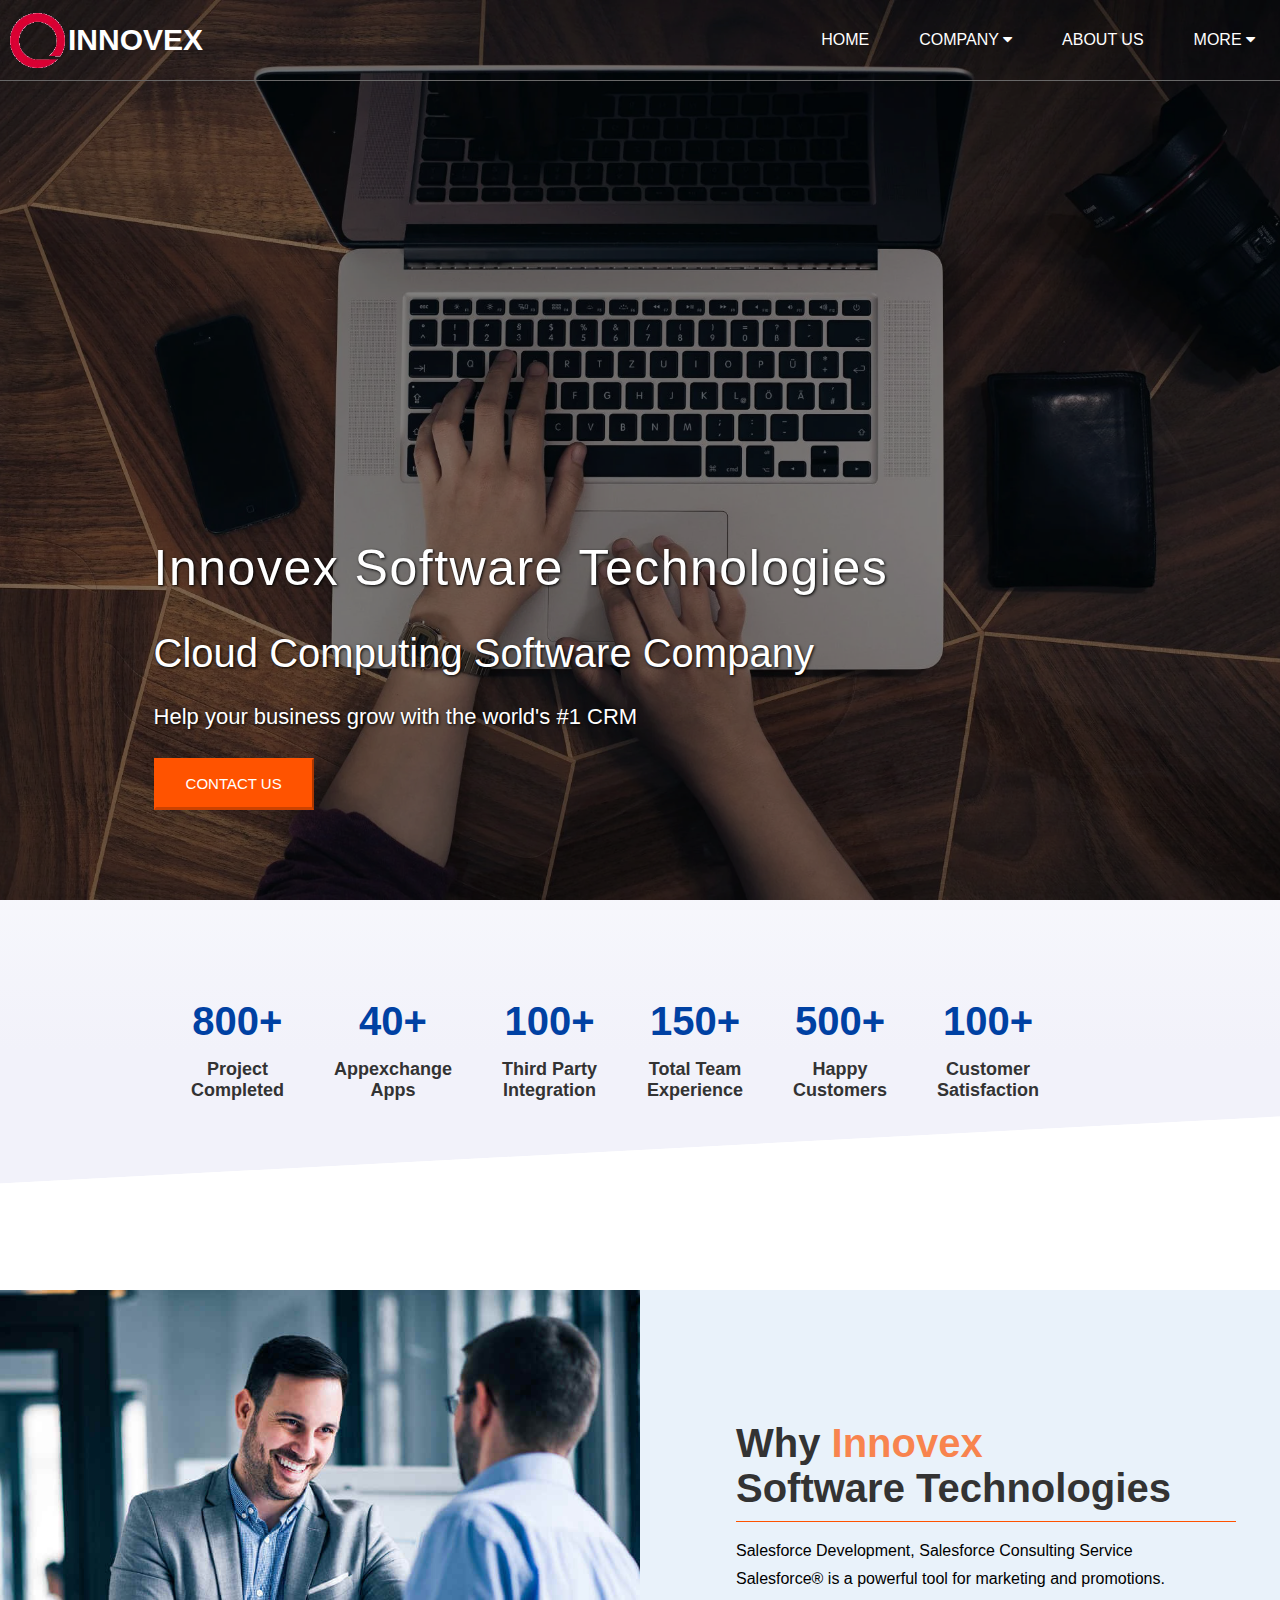
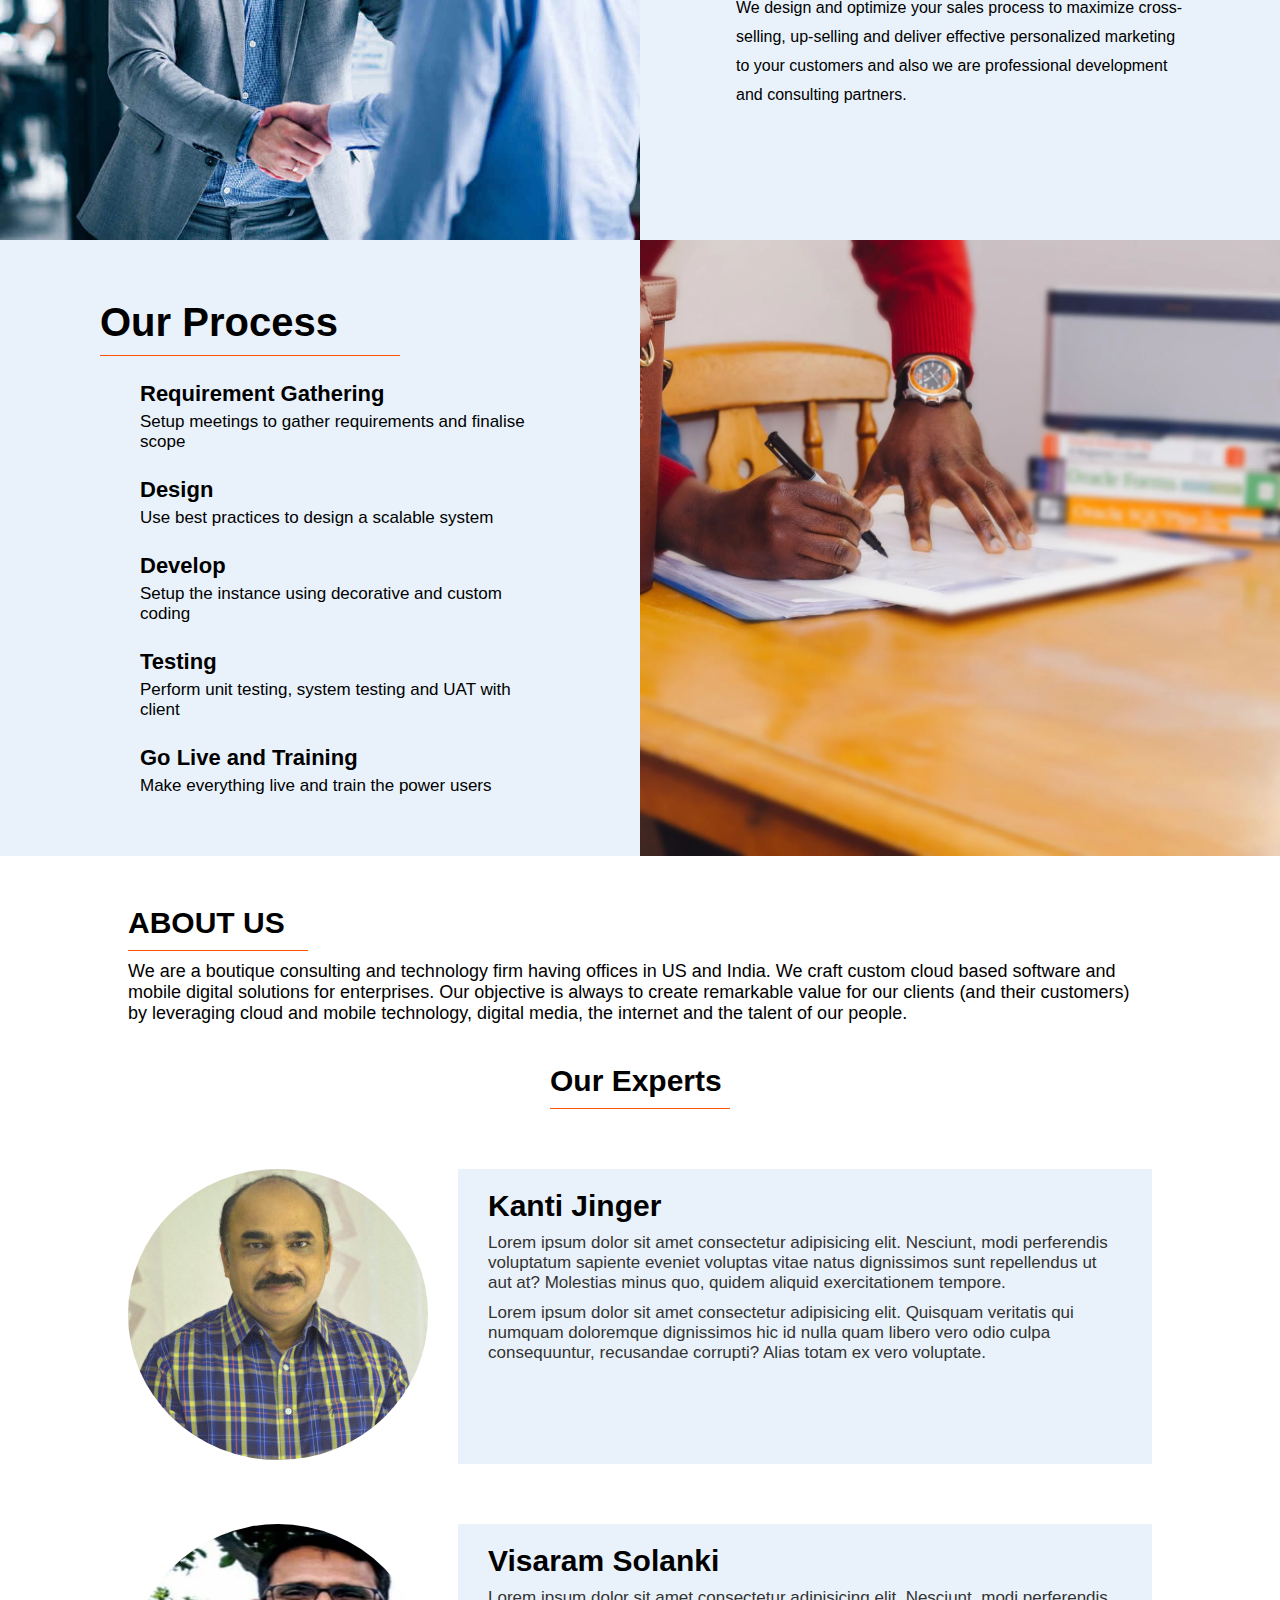
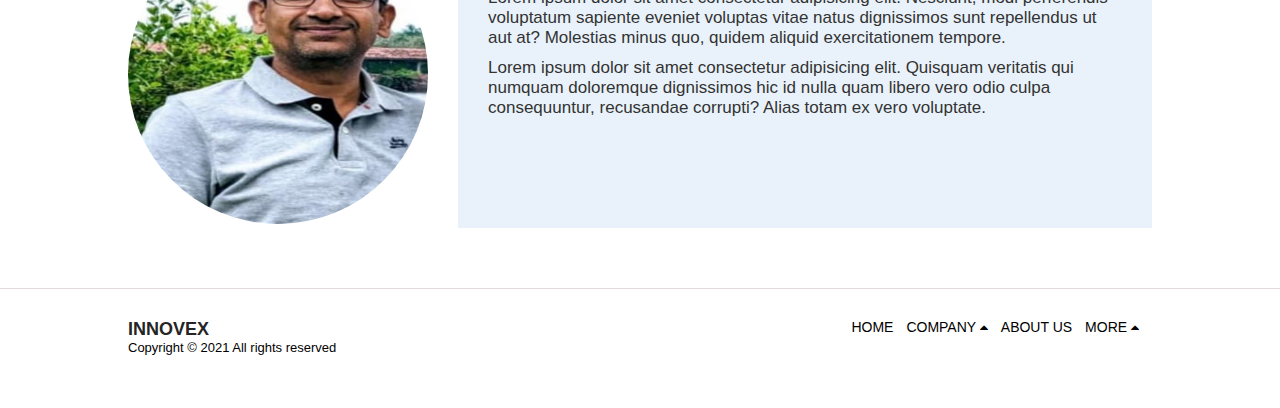
<file: index.html>
<!DOCTYPE html>
<html lang="en">
<head>
    <meta charset="UTF-8">
    <meta name="viewport" content="width=device-width, initial-scale=1.0">
    <title>Document</title>
    <link rel="stylesheet" href="./src/styles/reset.css">
    <link rel="stylesheet" href="./src/styles/header.css">
    <link rel="stylesheet" href="https://cdnjs.cloudflare.com/ajax/libs/font-awesome/4.7.0/css/font-awesome.min.css">
    <link rel="stylesheet" href="./src/styles/index.css">
    <link rel="stylesheet" href="./src/styles/footer.css">
    <link rel="stylesheet" href="./src/styles/about-us.css">
</head>
<body>
    <div class="main-container">
        <div class="image-container">
        </div>
        <div id="header"></div>
        <div class="details">
            <h1>Innovex Software Technologies</h1>
            <h2>Cloud Computing Software Company</h2>
            <h3>Help your business grow with the world's #1 CRM</h3>
            <a href=""><button>CONTACT US</button></a>
        </div>
        <div class="our-number">
            <div class="number">
                <h1>800+</h1>
                <h2>Project</h2>
                <h2>Completed</h2>
            </div>
            <div class="number">
                <h1>40+</h1>
                <h2>Appexchange</h2>
                <h2>Apps</h2>
            </div>
            <div class="number">
                <h1>100+</h1>
                <h2>Third Party</h2>
                <h2>Integration</h2>
            </div>
            <div class="number">
                <h1>150+</h1>
                <h2>Total Team</h2>
                <h2>Experience</h2>
            </div>
            <div class="number">
                <h1>500+</h1>
                <h2>Happy</h2>
                <h2>Customers</h2>
            </div>
            <div class="number">
                <h1>100+</h1>
                <h2>Customer</h2>
                <h2>Satisfaction</h2>
            </div>
            
        </div>
        <div class="why-us">
            <div class="why-us-img-container">
            </div>
            <div class="why-us-text">
                <div>
                    <h1>Why <span>Innovex</span></h1>
                <h2>Software Technologies</h2>
                <p>
                    Salesforce Development, Salesforce Consulting Service Salesforce® is a powerful tool for marketing and promotions. We design and optimize your sales process to maximize cross-selling, up-selling and deliver effective personalized marketing to your customers and also we are professional development and consulting partners.
                    </p>
                </div>
            </div>
        </div>
        <div class="our-process">
            <div class="our-process-text">
                <h1>Our Process</h1>
                <div class="our-process-list">
                    <h2>Requirement Gathering</h2>
                <p>Setup meetings to gather requirements and finalise scope</p>
                <h2>Design</h2>
                <p>Use best practices to design a scalable system</p>
                <h2>Develop</h2>
                <p>Setup the instance using decorative and custom coding</p>
                <h2>Testing</h2>
                <p>Perform unit testing, system testing and UAT with client</p>
                <h2>Go Live and Training</h2>
                <p>Make everything live and train the power users</p>
                </div>
            </div>
            <div class="our-process-image">

            </div>
        </div>
        <div class="about-us"></div>
        <div id="footer"></div>
    </div>
</body>
<script src="./src/js/scroll.js"></script>
<script src="./src/js/main.js"></script>
</html>
</file>
<file: src/styles/header.css>
.navbar-container {
    width: 100%;
    display: flex;
    flex-direction: row;
    justify-content: space-between;
    height: 80px;
    color: white;
    position: absolute;
    top: 0;
    border-bottom: 1px solid rgb(104, 104, 104);
}

.new-header {
    height: 65px;
    border-bottom: 1px solid rgb(172, 172, 172);
    z-index: 10000;
    background: #121212;
    position: fixed;
    transition: all 0.5s ease;
}
.navbar-logo {
    display: flex;
    flex-direction: row;
    align-items: center;
    margin-left: 10px;
}

.company-name {
    font-size: 30px;
    font-weight: 700;
    margin-left: 3px;
}

.navbar-menu {
    display: flex;
    align-items: center;
}

.navbar-menu  a {
    color: white;
    text-decoration: none;
    padding: 14px 25px;
}



.dropdown-content {
    position: absolute;
    background-color: #121212;
    min-width: 10px;
    box-shadow: 0px 8px 16px 0px rgba(0,0,0,0.2);
    z-index: 1000;
    border: 1px solid rgba(0,0,0,.15);
    box-shadow: 0 6px 12px rgba(0,0,0,.175);
    display: none;
    top: 50px;
}

.dropdown-content a {
  color: white;
  padding: 10px 10px;
  text-decoration: none;
  display: block;
  text-align: left;
  color: white;
}

.more-content {
    right: 5px;
}

.navbar-menu a:hover {
    color: #ff5300;
}

.company-dropdown:hover .company-content {
    display: block;
}

.more-dropdown:hover .more-content {
    display: block;
}
</file>
<file: src/styles/index.css>
body {
   font-family: 'Open Sans', Arial, Helvetica, sans-serif;
   height: 100vh;
   scroll-behavior: smooth;
}

.main-container {
    height: 100%;
    width: 100%;
}

.image-container {
    background-image: url(../images/image2.png);
    background-color: transparent;
    width: 100%;
    background-repeat: no-repeat;
    background-size: cover;
    height: 100vh;
    background-position: center;
    animation: slider 30s ease-in-out infinite;
    position: relative;
    filter: brightness(50%);
}

.header {
    width: 100vw;
}


@keyframes slider {
    0%, 100% {
        background-image: url(../images/image2.png);
    }
    25% {
        background-image: url(../images/image3.png);
    }
    50% {
        background-image: url(../images/image4.png);
    }
    75% {
        background-image: url(../images/image5.png);
    }
}

.details {
    position: absolute;
    bottom: 10%;
    left: 12%;
    color: white;
    text-shadow: 1px 1px 3px #000;
    overflow-wrap: break-word;
    line-height: 1.5;
}

.details > h1 {
    font-size: 50px;
    font-weight: normal;
    letter-spacing: 1.5px;
}

.details > h2 {
    font-size: 40px;
    font-weight: 500;
    margin-top: 17px;
    margin-bottom: 17px;
}

.details > h3 {
    font-size: 22px;
    font-weight: 450;
    margin-bottom: 25px;
}

.details button {
    border-color: #ff5300;
    border-bottom-color: #ff5300;
    border-bottom: solid 3px rgba(0, 0, 0, 0.2);
    color: #ffffff;
    background-color: #ff5300;
    outline: none;
    cursor: pointer;
    padding: 15px 30px;
    font-size: 15px;
}

.our-number {
    background-image: linear-gradient(180deg,rgba(33,48,183,0.04) 0%,#F2F2FA 50%) !important;
    position: relative;
    height: 300px;
    display: flex;
    flex-direction: row;
    justify-content: center;
    align-items: center;
}

.our-number::before, .our-number::after {
    content: "";
    position: absolute;
    height: 100px;
    bottom: -50px;
    right: 0;
    left: 0;
    transform: skewY(-3deg);
    background-color: white;
}

.number {
    text-align: center;
    margin-right: 50px;
}

.number > h1 {
    color: #0041a3 !important;
    font-weight: 700;
    font-size: 40px;
    margin-bottom: 15px;
}
.number > h2 {
    font-weight: 600;
    font-size: 18px;
    color: #333;
}


.why-us {
    display: grid;
    grid-template-columns: 50% 50%;
    margin-top: 90px;
    min-height: 550px;
}

.why-us-img-container {
    background-image: url(../images/whyus.jpeg);
    background-repeat: no-repeat;
    background-size: cover;
    background-position: top right;
    height: auto;
}

.why-us-text {
    display: flex;
    justify-content: center;
    align-items: center;
    background-color: rgba(12,113,195,0.09) !important;
}

.why-us-text > div {
    width: 70%;
}

.why-us-text  h1 {
    font-weight: 700;
    font-size: 40px;
    color: #333;
}

.why-us-text h2 {
    font-weight: 700;
    font-size: 40px;
    color: #333;
    border-bottom: 1px solid #ff5300;
    width: 500px;
    padding-bottom: 10px;
}

.why-us-text span {
    color: #ff5300b0;
}

.why-us-text p {
    margin-top: 15px;
    line-height: 1.8;
}

.our-process {
    display: grid;
    grid-template-columns: 50% 50%;
    min-height: 550px;
}

.our-process-image {
    background-image: url(../images/image4.png);
    background-repeat: no-repeat;
    background-size: cover;
    background-position: top right;
    height: auto;
}

.our-process-text {
    background-color: rgba(12,113,195,0.09) !important;
    padding: 60px 100px;
}

.our-process-text h1 {
    font-size: 40px;
    font-weight: 700;
    width: 300px;
    border-bottom: 1px solid #ff5300;
    padding-bottom: 10px;
}

.our-process-list {
    padding-left: 40px;
}

.our-process-list h2 {
    font-size: 22px;
    font-weight: 700;
    margin-top: 25px;
}

.our-process-list p {
    font-size: 17px;
    margin-top: 5px;
}
</file>
<file: src/styles/footer.css>
#footer {
    width: 100%;
    box-sizing: border-box;
    height: 120px;
    border-top: 1px solid rgb(227, 217, 217);
    margin-top: 60px;
    position: relative;
 }

 .inner-footer {
     width: 80%;
     margin: 0 10%;
     display: flex;
     flex-direction: row;
     justify-content: space-between;
     margin-top: 30px;
 }

 .copyright-sec > h1 {
    color: #252525;
    font-size: 18px;
    font-weight: 600;
 }

 .copyright-sec > p {
     font-size: 13px;
 }

 .footer-content {
     display: flex;
     flex-direction: row;
 }

 .footer-third {
     display: flex;
     flex-direction: column;
 }

 .footer-content  a {
     text-decoration: none;
     color: black;
 }

 .dr-content {
     position: absolute;
     min-width: 10px;
    box-shadow: 0px 8px 16px 0px rgba(0,0,0,0.2);
    z-index: 1000;
    border: 1px solid rgba(0,0,0,.15);
    box-shadow: 0 6px 12px rgba(0,0,0,.175);
    top: -115px;
    display: none;
 }

 .dr-content > a {
     display: block;
     padding: 7px 10px;
  text-align: left;
  background-color: #fff;
  font-size: 15px;
 }

.footer-link {
    font-size: 14px;
    margin-right: 13px;
    color: #333;
}

.footer-more:hover .footer-more-content {
    display: block;
}

.footer-company:hover .footer-company-content {
    display: block;
}

.inner-footer a:hover {
    color: #ff5300;
}
</file>
<file: src/styles/about-us.css>
.about-us {
    width: 80%;
    margin: 50px 10%;
}

/* .about-us-text {
   
} */

.about-us-text > h1 {
    font-size: 30px;
    font-weight: 600;
    width: 180px;
    border-bottom: 1px solid #ff5300;
    padding-bottom: 10px;
}

.about-us-text > p {
    font-size: 18px;
    font-weight: 500;
    margin-top: 10px;
}

.our-experts{
    width: 100%;
    margin: 40px 0;
}

.our-experts-heading  {
    width: 100%;
    display: flex;
    justify-content: center;
    margin-bottom: 40px;
}

.our-experts-heading > h1 {
    font-size: 30px;
    font-weight: 600;
    width: 180px;
    border-bottom: 1px solid #ff5300;
    padding-bottom: 10px;
}

.expert-data {
    display: flex;
    justify-content: space-between;
    margin-top: 60px;
    /* align-items: center; */
}

.expert-image > img {
    border-radius: 50%;
}

.expert-text {
    margin-left: 30px;
    background-color: rgba(12,113,195,0.09) !important;
    padding: 20px 30px;
}

.expert-text > h1 {
    font-size: 30px;
    font-weight: 600;
}

.expert-text > p {
    font-size: 17px;
    font-weight: 500;
    color: #333;
    margin-top: 10px;
}
</file>
